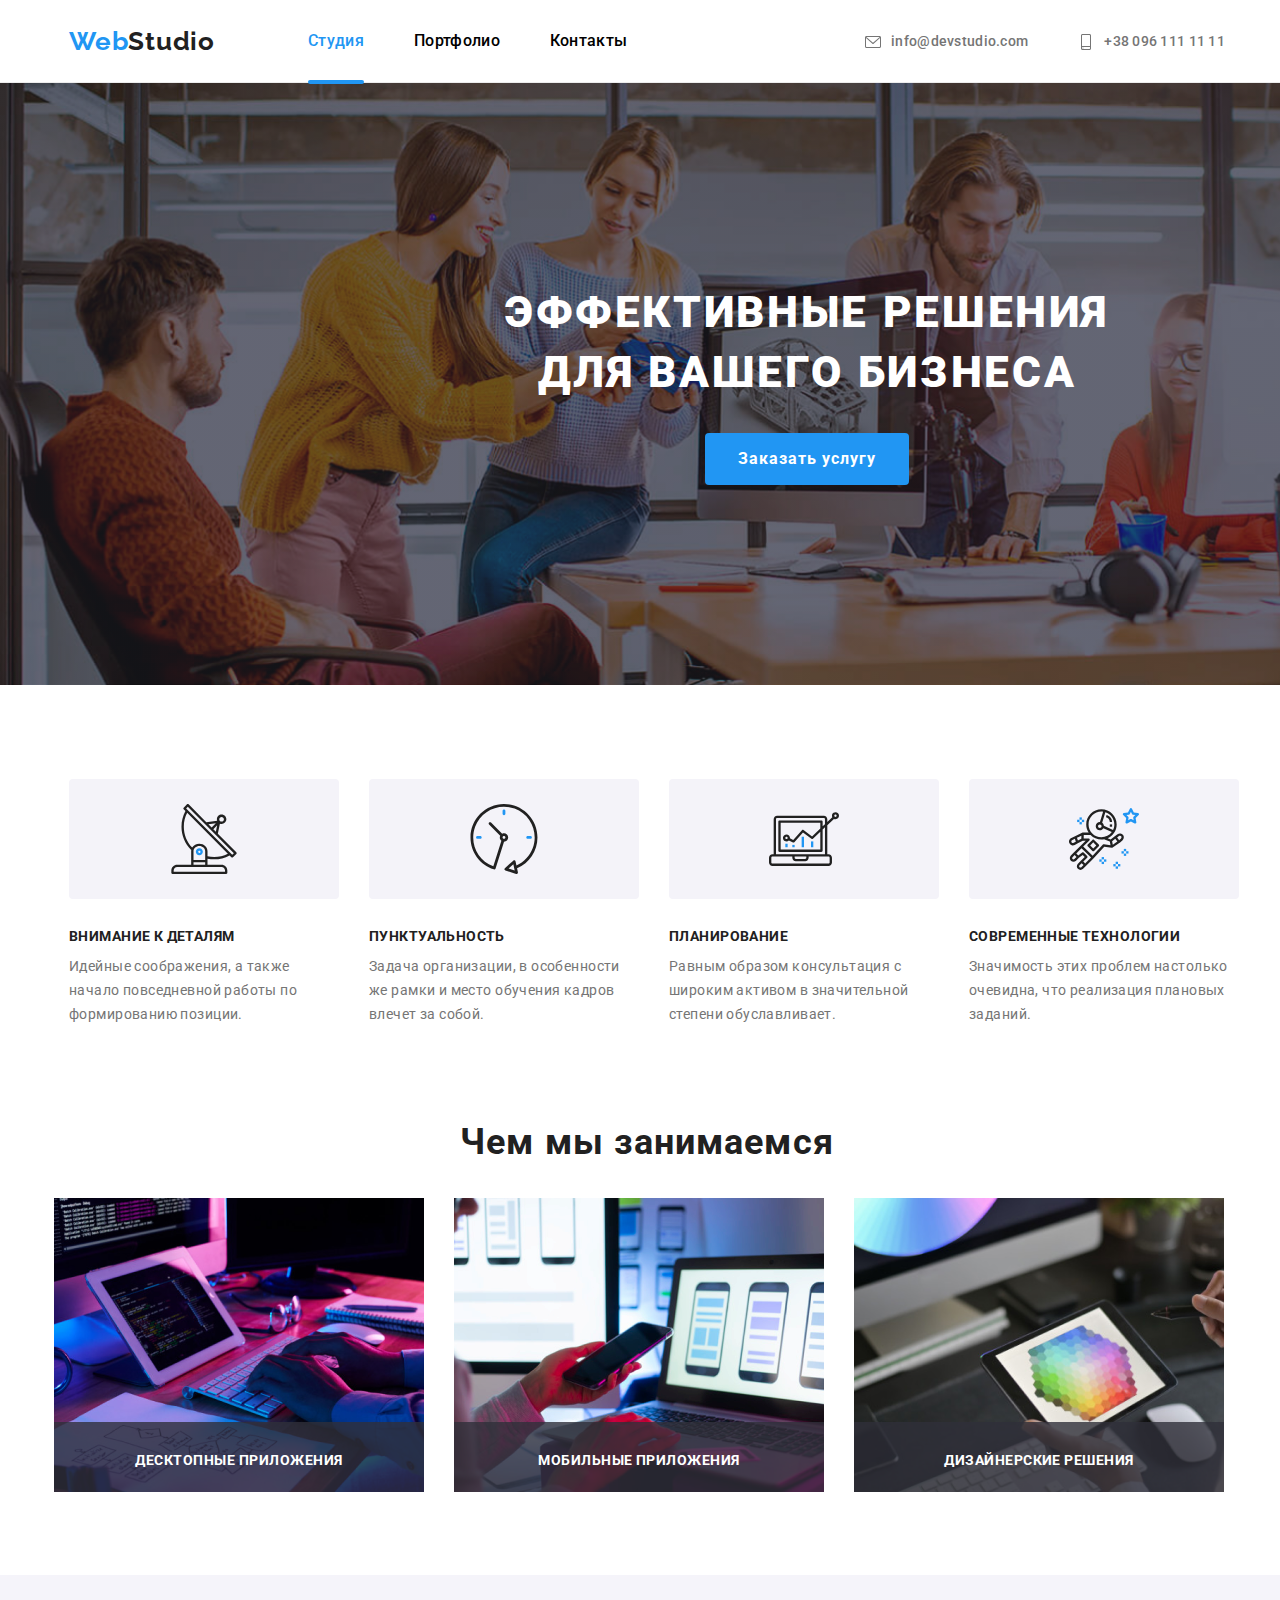
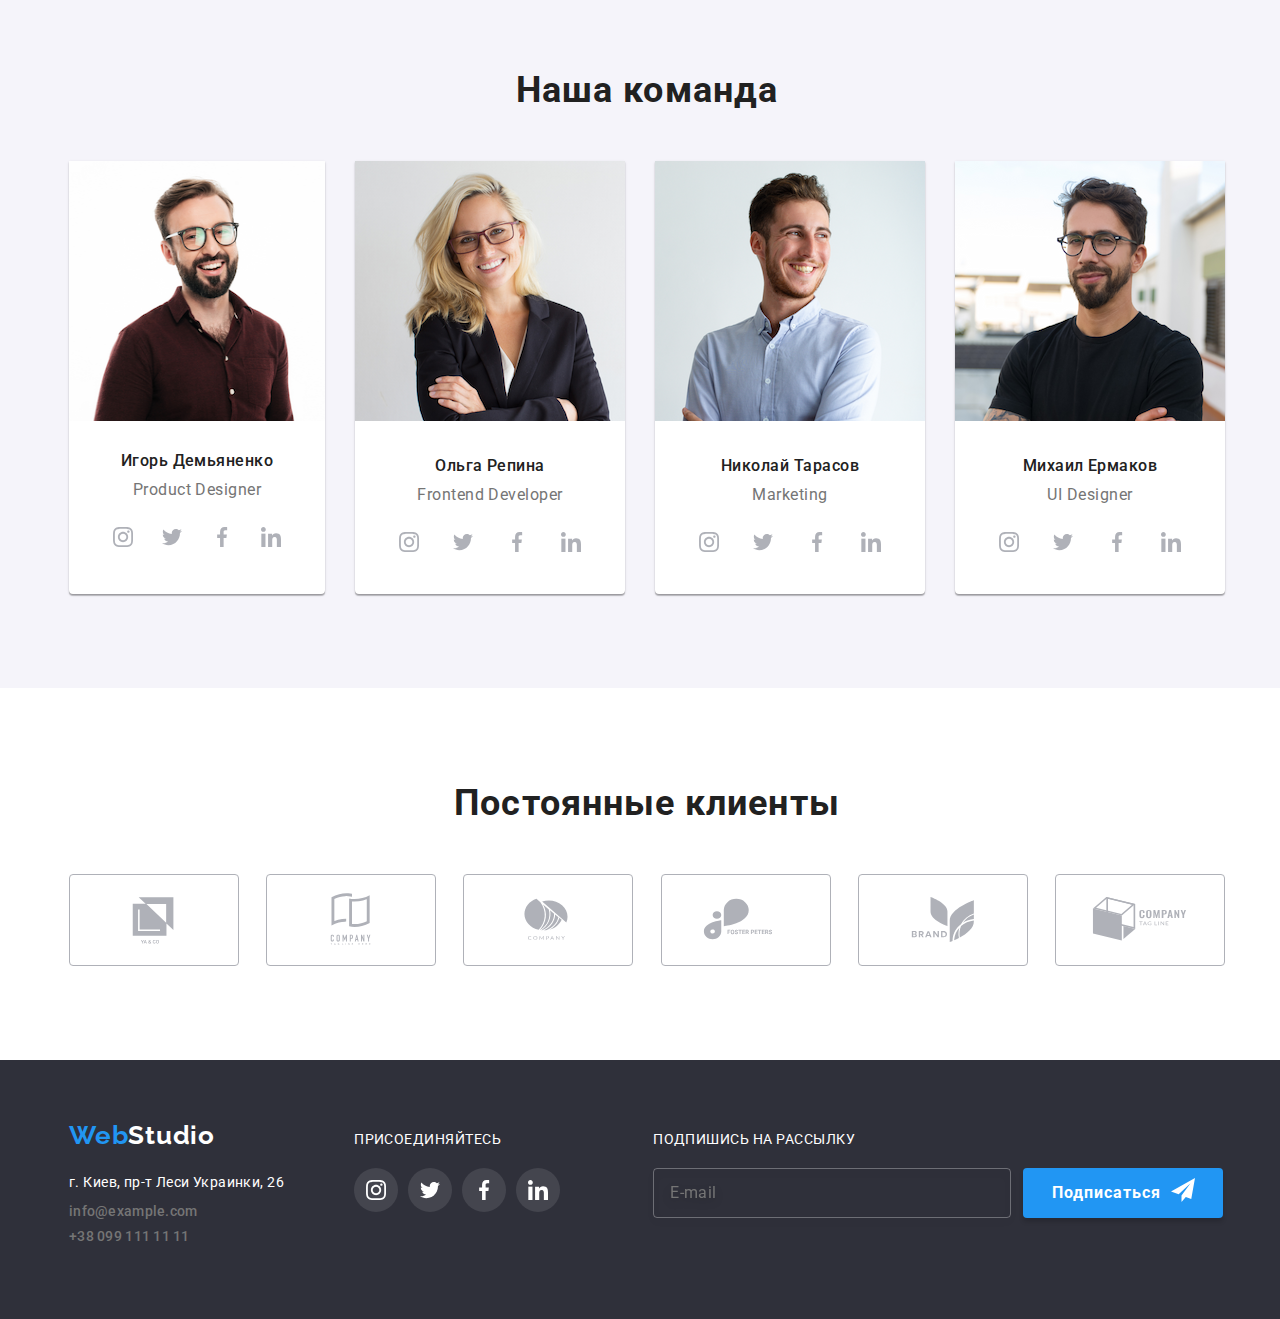
<file: index.html>
<!DOCTYPE html>
<html lang="en">
  <head>
    <meta charset="UTF-8" />
    <meta http-equiv="X-UA-Compatible" content="IE=edge" />
    <meta name="viewport" content="width=device-width, initial-scale=1.0" />
    <title>goit-markup-hw-03</title>
    <link rel="preconnect" href="https://fonts.googleapis.com" />
    <link rel="preconnect" href="https://fonts.gstatic.com" crossorigin />
    <link rel="stylesheet" href="css/normalize.css" />
    <link
      href="https://fonts.googleapis.com/css2?family=Raleway:wght@700&family=Roboto:wght@400;500;700&display=swap"
      rel="stylesheet"
    />
    <link rel="stylesheet" href="css/style.css" />
  </head>
  <body>
    <!--Header-->
    <header class="header">
      <div class="container">
        <nav class="nav-container">
          <a href="./index.html" class="webstudio"
            >Web<span class="color1">Studio</span></a
          >
          <ul class="links">
            <li class="list">
              <a href="index.html" class="work-links active-menu">Студия</a>
            </li>
            <li class="list">
              <a href="portfolio.html" class="work-links">Портфолио</a>
            </li>
            <li class="list"><a href="#" class="work-links">Контакты</a></li>
          </ul>
        </nav>
        <ul class="address">
          <li class="email">
            <a class="contacts" href="mailto:info@devstudio.com">
              <svg class="icon" width="16" height="16">
                <use
                  href="./img-goit-hw-1/svg/symbol-defs.svg#icon-envelope"
                ></use>
              </svg>info@devstudio.com</a
            >
          </li>
          <li>
            <a class="contacts" href="tel:+380961111111">
              <svg class="icon" width="16" height="16">
                <use
                  href="./img-goit-hw-1/svg/symbol-defs.svg#icon-smartphone"
                ></use></svg>+38 096 111 11 11</a
            >
          </li>
        </ul>
      </div>
    </header>

    <!--Main-->
    <main>
      <section class="hero">
        <div class="container">
          <h1 class="effective_decisions">
            Эффективные решения
            для вашего бизнеса
          </h1>
          <button class="button_order_service" type="button" data-modal-open>Заказать услугу</button>
        </div>
      </section>

      <!--Skills-->
      <section class="section">
        <div class="container">
          <ul class="description">
            <li class="skills_list">
              <div class="icon-features">
                <svg width="70" height="70">
                  <use href="./img-goit-hw-1/svg/symbol-defs-pics.svg#icon-antenna"></use>
                </svg>
              </div>
              <h3 class="skills">Внимание к деталям</h3>
              <p class="skill_blocks">
                Идейные соображения, а также начало повседневной работы по
                формированию позиции.
              </p>
            </li>
            <li class="skills_list">
              <div class="icon-features">
                <svg width="70" height="70">
                  <use href="./img-goit-hw-1/svg/symbol-defs-pics.svg#icon-clock"></use>
                </svg>
              </div>
              <h3 class="skills">Пунктуальность</h3>
              <p class="skill_blocks">
                Задача организации, в особенности же рамки и место обучения
                кадров влечет за собой.
              </p>
            </li>
            <li class="skills_list">
              <div class="icon-features">
                <svg width="70" height="70">
                  <use href="./img-goit-hw-1/svg/symbol-defs-pics.svg#icon-diagram"></use>
                </svg>
              </div>
              <h3 class="skills">Планирование</h3>
              <p class="skill_blocks">
                Равным образом консультация с широким активом в значительной
                степени обуславливает.
              </p>
            </li>
            <li class="skills_list">
              <div class="icon-features">
                <svg width="70" height="70">
                  <use href="./img-goit-hw-1/svg/symbol-defs-pics.svg#icon-astronaut"></use>
                </svg>
              </div>
              <h3 class="skills">Современные технологии</h3>
              <p class="skill_blocks">
                Значимость этих проблем настолько очевидна, что реализация
                плановых заданий.
              </p>
            </li>
          </ul>
        </div>
      </section>

      <!--Чем мы занимаемся + 3 картинки-->
      <section class="what_we_are_doing">
        <div class="container">
          <h2 class="tasks">Чем мы занимаемся</h2>
          <ul class="services">
            <li class="img_list">
              <img
                src="img-goit-hw-1/img.png"
                alt="1234"
                width="370"
                height="294"
              />
              <div class="position">
                <p class="position-title">Десктопные приложения</p>
              </div>
            </li>
            <li class="img_list">
              <img
                src="img-goit-hw-1/img(1).png"
                alt="1234"
                width="370"
                height="294"
              />
              <div class="position">
                <p class="position-title">Мобильные приложения</p>
              </div>
            </li>
            <li class="img_list">
              <img
                src="img-goit-hw-1/img(2).png"
                alt="1234"
                width="370"
                height="294"
              />
              <div class="position">
                <p class="position-title">Дизайнерские решения</p>
              </div>
            </li>
          </ul>
        </div>
      </section>

      <!--Сотрудники-->
      <section class="section2">
        <div class="container">
          <h2 class="team">Наша команда</h2>
          <ul class="employees">
            <li class="employees-list">
              <img
                class="photo"
                src="img-goit-hw-1/photo1.png"
                alt="1234"
                width="270"
                height="260"
              />
              <div class="details">
                <h3 class="name">Игорь Демьяненко</h3>
                <p class="job">Product Designer</p>
                <ul class="list icon-flex">
                  <li>
                    <a class="icon-team" href="">
                      <svg class="icon-soc" width="20" height="20">
                        <use
                          href="./img-goit-hw-1/svg/symbol-defs.svg#icon-insta"
                        ></use>
                      </svg>
                    </a>
                  </li>
                  <li>
                    <a class="icon-team" href="">
                      <svg class="icon-soc" width="20" height="20">
                        <use
                          href="./img-goit-hw-1/svg/symbol-defs.svg#icon-twitter"
                        ></use>
                      </svg>
                    </a>
                  </li>
                  <li>
                    <a class="icon-team" href="">
                      <svg class="icon-soc" width="20" height="20">
                        <use
                          href="./img-goit-hw-1/svg/symbol-defs.svg#icon-fb"
                        ></use>
                      </svg>
                    </a>
                  </li>
                  <li>
                    <a class="icon-team" href="">
                      <svg class="icon-soc" width="20" height="20">
                        <use
                          href="./img-goit-hw-1/svg/symbol-defs.svg#icon-linkedin"
                        ></use>
                      </svg>
                    </a>
                  </li>
                </ul>
              </div>
            </li>
            <li class="employees-list">
              <img
                src="img-goit-hw-1/photo2.png"
                alt="1234"
                width="270"
                height="260"
              />
              <div class="details">
                <h3 class="name">Ольга Репина</h3>
                <p class="job">Frontend Developer</p>
                <ul class="list icon-flex">
                  <li>
                    <a class="icon-team" href="">
                      <svg class="icon-soc" width="20" height="20">
                        <use
                          href="./img-goit-hw-1/svg/symbol-defs.svg#icon-insta"
                        ></use>
                      </svg>
                    </a>
                  </li>
                  <li>
                    <a class="icon-team" href="">
                      <svg class="icon-soc" width="20" height="20">
                        <use
                          href="./img-goit-hw-1/svg/symbol-defs.svg#icon-twitter"
                        ></use>
                      </svg>
                    </a>
                  </li>
                  <li>
                    <a class="icon-team" href="">
                      <svg class="icon-soc" width="20" height="20">
                        <use
                          href="./img-goit-hw-1/svg/symbol-defs.svg#icon-fb"
                        ></use>
                      </svg>
                    </a>
                  </li>
                  <li>
                    <a class="icon-team" href="">
                      <svg class="icon-soc" width="20" height="20">
                        <use
                          href="./img-goit-hw-1/svg/symbol-defs.svg#icon-linkedin"
                        ></use>
                      </svg>
                    </a>
                  </li>
                </ul>
              </div>
            </li>
            <li class="employees-list">
              <img
                src="img-goit-hw-1/photo3.png"
                alt="1234"
                width="270"
                height="260"
              />
              <div class="details">
                <h3 class="name">Николай Тарасов</h3>
                <p class="job">Marketing</p>
                <ul class="list icon-flex">
                  <li>
                    <a class="icon-team" href="">
                      <svg class="icon-soc" width="20" height="20">
                        <use
                          href="./img-goit-hw-1/svg/symbol-defs.svg#icon-insta"
                        ></use>
                      </svg>
                    </a>
                  </li>
                  <li>
                    <a class="icon-team" href="">
                      <svg class="icon-soc" width="20" height="20">
                        <use
                          href="./img-goit-hw-1/svg/symbol-defs.svg#icon-twitter"
                        ></use>
                      </svg>
                    </a>
                  </li>
                  <li>
                    <a class="icon-team" href="">
                      <svg class="icon-soc" width="20" height="20">
                        <use
                          href="./img-goit-hw-1/svg/symbol-defs.svg#icon-fb"
                        ></use>
                      </svg>
                    </a>
                  </li>
                  <li>
                    <a class="icon-team" href="">
                      <svg class="icon-soc" width="20" height="20">
                        <use
                          href="./img-goit-hw-1/svg/symbol-defs.svg#icon-linkedin"
                        ></use>
                      </svg>
                    </a>
                  </li>
                </ul>
              </div>
            </li>
            <li class="employees-list">
              <img
                src="img-goit-hw-1/photo4.png"
                alt="1234"
                width="270"
                height="260"
              />
              <div class="details">
                <h3 class="name">Михаил Ермаков</h3>
                <p class="job">UI Designer</p>
                <ul class="list icon-flex">
                  <li>
                    <a class="icon-team" href="">
                      <svg class="icon-soc" width="20" height="20">
                        <use
                          href="./img-goit-hw-1/svg/symbol-defs.svg#icon-insta"
                        ></use>
                      </svg>
                    </a>
                  </li>
                  <li>
                    <a class="icon-team" href="">
                      <svg class="icon-soc" width="20" height="20">
                        <use
                          href="./img-goit-hw-1/svg/symbol-defs.svg#icon-twitter"
                        ></use>
                      </svg>
                    </a>
                  </li>
                  <li>
                    <a class="icon-team" href="">
                      <svg class="icon-soc" width="20" height="20">
                        <use
                          href="./img-goit-hw-1/svg/symbol-defs.svg#icon-fb"
                        ></use>
                      </svg>
                    </a>
                  </li>
                  <li>
                    <a class="icon-team" href="">
                      <svg class="icon-soc" width="20" height="20">
                        <use
                          href="./img-goit-hw-1/svg/symbol-defs.svg#icon-linkedin"
                        ></use>
                      </svg>
                    </a>
                  </li>
                </ul>
              </div>
            </li>
          </ul>
        </div>
      </section>
      <section class="clients">
        <div class="container">
          <h2 class="const_clients">Постоянные клиенты</h2>
          <ul class="list icon-flex">
            <li>
              <a class="list clients-box" href="">
                <svg class="icon-client" width="106" height="60">
                  <use href="./img-goit-hw-1/svg/symbol-defs.svg#logo-0"></use>
                </svg>
              </a>
            </li>
            <li>
              <a class="clients-box" href="">
                <svg class="icon-client" width="106" height="60">
                  <use href="./img-goit-hw-1/svg/symbol-defs.svg#logo-1"></use>
                </svg>
              </a>
            </li>
            <li>
              <a class="clients-box" href="">
                <svg class="icon-client" width="106" height="60">
                  <use href="./img-goit-hw-1/svg/symbol-defs.svg#logo-2"></use>
                </svg>
              </a>
            </li>
            <li>
              <a class="clients-box" href="">
                <svg class="icon-client" width="106" height="60">
                  <use href="./img-goit-hw-1/svg/symbol-defs.svg#logo-3"></use>
                </svg>
              </a>
            </li>
            <li>
              <a class="clients-box" href="">
                <svg class="icon-client" width="106" height="60">
                  <use href="./img-goit-hw-1/svg/symbol-defs.svg#logo-4"></use>
                </svg>
              </a>
            </li>
            <li>
              <a class="clients-box" href="">
                <svg class="icon-client" width="106" height="60">
                  <use href="./img-goit-hw-1/svg/symbol-defs.svg#logo-5"></use>
                </svg>
              </a>
            </li>
          </ul>
        </div>
      </section>
    </main>

    <!--Footer-->
    <footer class="footer">
      <div class="container">
        <div class="list footer-flex">
          <div class="footer-box">
        <a href="./index.html" class="webstudio-footer"
          >Web<span class="color2">Studio</span></a
        >
        <address class="adress mail">
          <p class="adress">г. Киев, пр-т Леси Украинки, 26</p>
          <ul>
            <li class="mailto">
              <a href="mailto:info@example.com" class="contacts-footer"
                >info@example.com</a
              >
            </li>
            <li>
              <a href="tel:+380991111111" class="contacts-footer">+38 099 111 11 11</a>
            </li>
          </ul>
        </address>
      </div>
      <div class="footer-box">
          <p class="join">Присоединяйтесь</p>
              <ul class="list icon-join-flex">
                <li class="item">
                  <a class="icon-team" href="">
                    <svg class="icon-join" width="20" height="20">
                      <use href="./img-goit-hw-1/svg/symbol-defs.svg#icon-insta"></use>
                    </svg>
                  </a>
                </li>
                <li class="item">
                  <a class="icon-team" href="">
                    <svg class="icon-join" width="20" height="20">
                      <use href="./img-goit-hw-1/svg/symbol-defs.svg#icon-twitter"></use>
                    </svg>
                  </a>
                </li>
                <li class="item">
                  <a class="icon-team" href="">
                    <svg class="icon-join" width="20" height="20">
                      <use href="./img-goit-hw-1/svg/symbol-defs.svg#icon-fb"></use>
                    </svg>
                  </a>
                </li>
                <li class="item">
                  <a class="icon-team" href="">
                    <svg class="icon-join" width="20" height="20">
                      <use href="./img-goit-hw-1/svg/symbol-defs.svg#icon-linkedin"></use>
                    </svg>
                  </a>
                </li>
              </ul>
          </div>
          <div class="footer-box">
            <p class="join">Подпишись на рассылку</p>
            <form class="footer-form" action="mail.php">
              <input class="sub-email" type="email" name="mail" id="mail" placeholder="E-mail" />
              <button type="submit" class="footer-button">Подписаться
                <svg width="24" height="24" class="icon-send">
                  <use href="./img-goit-hw-1/svg/send.svg#send"></use>
                </svg>
              </button>
            </form>
          </div>
          </div>
        </div>
      </div>
    </footer>

    <div class="backdrop is-hidden" data-modal>
      <div class="modal">
        <button class="modal-close" data-modal-close>
          <svg class="close-icon" width="30" height="30">
            <use href="./img-goit-hw-1/svg/close.svg#icon-close"></use>
          </svg>
        </button>
        <div class="window">
          <p class="form-text">
              Оставьте свои данные, мы вам перезвоним
          </p>
          <form class="form" action="mail.php">
              <label class="label">
                  Имя
                  <input class="field" type="text" name="user_name">
                  <svg class="modal-name-icon" width="12" height="12">
                      <use href="./img-goit-hw-1/svg/subscribe.svg#ID"></use>
                  </svg>
              </label>
              <label class="label">
                  Телефон
                  <input class="field" type="tel" name="phone_number">
                  <svg class="modal-phone-icon">
                      <use href="./img-goit-hw-1/svg/subscribe.svg#TP"></use>
                  </svg>
              </label>
              <label class="label">
                  Почта
                  <input class="field" type="email" name="email">
                  <svg class="modal-email-icon">
                      <use href="./img-goit-hw-1/svg/subscribe.svg#Pochta"></use>
                  </svg>
              </label>
              <label class="label">
                  Комментарий
                  <textarea class="field-text" name="message" id="" cols="30" rows="10" placeholder="Введите текст"></textarea>
              </label>
                  <label class="agreement-text" for="agreement">
                  <input class="checkbox" type="checkbox" name="agreement" value="agreement" id="agreement">
                      <span class="square"><svg class="checkbox-icon">
                          <use href="./img-goit-hw-1/svg/subscribe.svg#Galka"></use>
                      </svg></span>
                  Соглашаюсь с рассылкой и принимаю
                  <a class="agreement-link" href="">Условия договора</a>
                   </label>
                  <button class="form-button" type="submit">Отправить</button>
          </form>
      </div>
      </div>
    </div>
    <script src="./JS/modal.js"></script>
  </body>
</html>
</file>
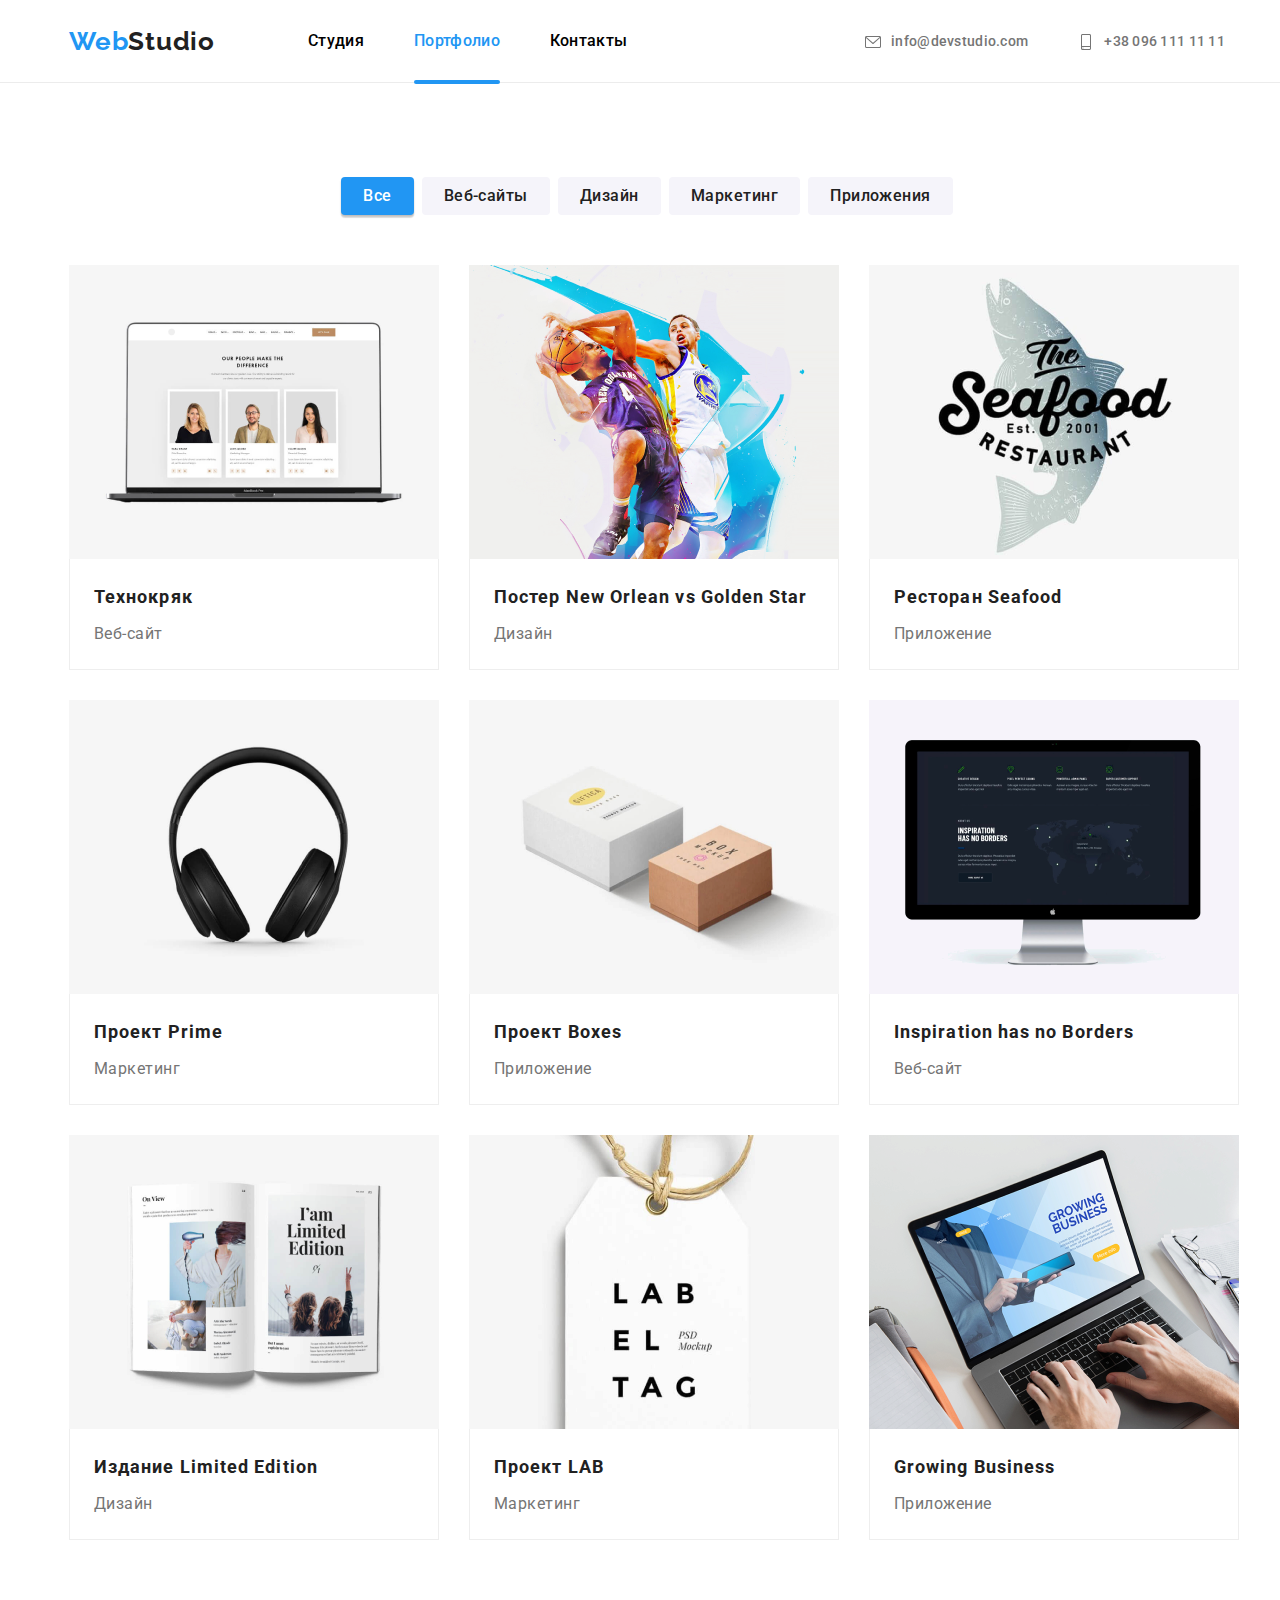
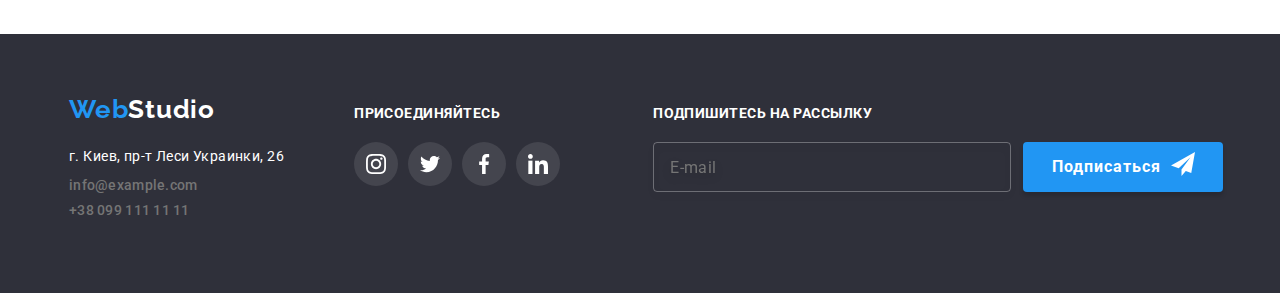
<file: portfolio.html>
<!DOCTYPE html>
<html lang="en">
  <head>
    <meta charset="UTF-8" />
    <meta http-equiv="X-UA-Compatible" content="IE=edge" />
    <meta name="viewport" content="width=device-width, initial-scale=1.0" />
    <title>goit-markup-hw-03</title>
    <link rel="preconnect" href="https://fonts.googleapis.com" />
    <link rel="preconnect" href="https://fonts.gstatic.com" crossorigin />
    <link rel="stylesheet" href="css/normalize.css" />
    <link
      href="https://fonts.googleapis.com/css2?family=Raleway:wght@700&family=Roboto:wght@400;500;700&display=swap"
      rel="stylesheet"
    />
    <link rel="stylesheet" href="css/style.css" />
  </head>
  <body>
    <!--Header-->
    <header class="header">
      <div class="container">
        <nav class="nav-container">
          <a href="./index.html" class="webstudio"
            >Web<span class="color1">Studio</span></a
          >
          <ul class="links">
            <li class="list">
              <a href="index.html" class="work-links">Студия</a>
            </li>
            <li class="list">
              <a href="portfolio.html" class="work-links active-menu"
                >Портфолио</a
              >
            </li>
            <li class="list"><a href="#" class="work-links">Контакты</a></li>
          </ul>
        </nav>
        <ul class="address">
          <li class="email">
            <a href="mailto:info@devstudio.com" class="contacts">
              <svg class="icon" width="16" height="16">
                <use
                  href="./img-goit-hw-1/svg/symbol-defs.svg#icon-envelope"
                ></use>
              </svg>info@devstudio.com</a
            >
          </li>
          <li>
            <a href="tel:+380961111111" class="contacts">
              <svg class="icon" width="16" height="16">
                <use
                  href="./img-goit-hw-1/svg/symbol-defs.svg#icon-smartphone"
                ></use></svg>+38 096 111 11 11</a
            >
          </li>
        </ul>
      </div>
    </header>

    <!--Портфолио-->
    <main>
      <section class="section">
        <div class="container">
          <h1 class="visually-hidden">Zagolovok</h1>
          <!--Кнопки-->
              <ul class="buttons_list nav-port">
                <li class="button_item">
                  <button
                    type="button"
                    class="button_profile_lists active-button"
                  >
                    Все
                  </button>
                </li>
                <li class="button_item">
                  <button type="button" class="button_profile_lists">
                    Веб-сайты
                  </button>
                </li>
                <li class="button_item">
                  <button type="button" class="button_profile_lists">
                    Дизайн
                  </button>
                </li>
                <li class="button_item">
                  <button type="button" class="button_profile_lists">
                    Маркетинг
                  </button>
                </li>
                <li class="button_item">
                  <button type="button" class="button_profile_lists">
                    Приложения
                  </button>
                </li>
              </ul>
            <!--Услуги-->
              <ul class="services section_services_list">
                <li class="port_item">
                  <a class="goods" href="#"
                    >
                    <div class="vnezapno">
                      <img
                      class="port_img_list"
                      src="img-goit-hw-1/tehnokriak.png"
                      alt=""
                      width="370"
                      height="294"
                    />
                    <div class="poster_overlay">
                    <p class="explanation">
                        Технокряк это современная площадка распространения
                        коронавируса. Компании используют эту платформу для
                        цифрового шпионажа и атак на защищённые сервера
                        конкурентов.
                      </p>
                    </div>
                  </div>
                    <div class="port_text">
                      <h2 class="brand">Технокряк</h2>
                      <p class="type">Веб-сайт</p>
                    </div>
                  </a>
                </li>
                <li class="port_item">
                  <a href="#" class="goods">
                    <div class="vnezapno">
                    <img class="port_img_list"
                      src="img-goit-hw-1/Goldn star.png"
                      alt=""
                      width="370"
                      height="294"
                    />
                    <div class="poster_overlay">
                      <p class="explanation">
                          Постер о двух потных мужиках с ненавистью дерущихся за мячик
                        </p>
                      </div>
                    </div>
                    <div class="port_text">
                      <h2 class="brand">Постер New Orlean vs Golden Star</h2>
                      <p class="type">Дизайн</p>
                    </div>
                  </a>
                </li>
                <li class="port_item">
                  <a href="#" class="goods">
                    <div class="vnezapno">
                    <img class="port_img_list"
                      src="img-goit-hw-1/Seafood.png"
                      alt=""
                      width="370"
                      height="294"
                    />
                    <div class="poster_overlay">
                      <p class="explanation">
                          Seafood restaurant - ресторан, в котором вот уже 20 лет подают... кто бы мог подумать... РЫБУ!
                        </p>
                      </div>
                    </div>
                    <div class="port_text">
                      <h2 class="brand">Ресторан Seafood</h2>
                      <p class="type">Приложение</p>
                    </div>
                  </a>
                </li>
                <li class="port_item">
                  <a href="#" class="goods">
                    <div class="vnezapno">
                    <img class="port_img_list"
                      src="img-goit-hw-1/Prime.png"
                      alt=""
                      width="370"
                      height="294"
                    />
                    <div class="poster_overlay">
                      <p class="explanation">
                          Это наушники. А вы что подумали?
                        </p>
                      </div>
                    </div>
                    <div class="port_text">
                      <h2 class="brand">Проект Prime</h2>
                      <p class="type">Маркетинг</p>
                    </div>
                  </a>
                </li>
                <li class="port_item">
                  <a href="#" class="goods">
                    <div class="vnezapno">
                    <img class="port_img_list"
                      src="img-goit-hw-1/Boxes.png"
                      alt=""
                      width="370"
                      height="294"
                    />
                    <div class="poster_overlay">
                      <p class="explanation">
                          Мы для всего найдем подходящую коробку. И для всех, если надо.
                        </p>
                      </div>
                    </div>
                    <div class="port_text">
                      <h2 class="brand">Проект Boxes</h2>
                      <p class="type">Приложение</p>
                    </div>
                  </a>
                </li>
                <li class="port_item">
                  <a href="#" class="goods">
                    <div class="vnezapno">
                    <img class="port_img_list"
                      src="img-goit-hw-1/Inspiration.png"
                      alt=""
                      width="370"
                      height="294"
                    />
                    <div class="poster_overlay">
                      <p class="explanation">
                        Веб-конференция, посвященная тематике пандемии нового глобального вируса InspIRAtioN-21, преодолевающего любые границы.
                        </p>
                      </div>
                    </div>
                    <div class="port_text">
                      <h2 class="brand">Inspiration has no Borders</h2>
                      <p class="type">Веб-сайт</p>
                    </div>
                  </a>
                </li>
                <li class="port_item">
                  <a href="#" class="goods">
                    <div class="vnezapno">
                    <img class="port_img_list"
                      src="img-goit-hw-1/Ltd Edition.png"
                      alt=""
                      width="370"
                      height="294"
                    />
                    <div class="poster_overlay">
                      <p class="explanation">
                          Бестселлер о двух уникальных девушках, которые не умеют пользоваться феном, зато знают как показать цифру 2 пальцами.
                        </p>
                      </div>
                    </div>
                    <div class="port_text">
                      <h2 class="brand">Издание Limited Edition</h2>
                      <p class="type">Дизайн</p>
                    </div>
                  </a>
                </li>
                <li class="port_item">
                  <a href="#" class="goods">
                    <div class="vnezapno">
                    <img class="port_img_list"
                      src="img-goit-hw-1/LAB.png"
                      alt=""
                      width="370"
                      height="294"
                    />
                    <div class="poster_overlay">
                      <p class="explanation">
                          Компания по производству спецбирок для паталогоанатомов и судмедэкспертов.
                        </p>
                      </div>
                    </div>
                    <div class="port_text">
                      <h2 class="brand">Проект LAB</h2>
                      <p class="type">Маркетинг</p>
                    </div>
                  </a>
                </li>
                <li class="port_item">
                  <a href="#" class="goods">
                    <div class="vnezapno">
                    <img class="port_img_list"
                      src="img-goit-hw-1/Growing Business.png"
                      alt=""
                      width="370"
                      height="294"
                    />
                    <div class="poster_overlay">
                      <p class="explanation">
                          "Он честно вырастит!" - сказал Кот Базилио.
                        </p>
                      </div>
                    </div>
                    <div class="port_text">
                      <h2 class="brand">Growing Business</h2>
                      <p class="type">Приложение</p>
                    </div>
                  </a>
                </li>
          </ul>
        </div>
      </section>
    </main>

  <!--Footer-->
  <footer class="footer">
    <div class="container">
      <div class="list footer-flex">
        <div class="footer-box">
      <a href="./index.html" class="webstudio-footer"
        >Web<span class="color2">Studio</span></a
      >
      <address class="adress mail">
        <p class="adress">г. Киев, пр-т Леси Украинки, 26</p>
        <ul>
          <li class="mailto">
            <a href="mailto:info@example.com" class="contacts-footer"
              >info@example.com</a
            >
          </li>
          <li>
            <a href="tel:+380991111111" class="contacts-footer">+38 099 111 11 11</a>
          </li>
        </ul>
      </address>
    </div>
    <div class="footer-box">
      <div>
        <h2 class="join">ПРИСОЕДИНЯЙТЕСЬ</h2>
            <ul class="list icon-join-flex">
              <li class="item">
                <a class="icon-team" href="">
                  <svg class="icon-join" width="20" height="20">
                    <use href="./img-goit-hw-1/svg/symbol-defs.svg#icon-insta"></use>
                  </svg>
                </a>
              </li>
              <li class="item">
                <a class="icon-team" href="">
                  <svg class="icon-join" width="20" height="20">
                    <use href="./img-goit-hw-1/svg/symbol-defs.svg#icon-twitter"></use>
                  </svg>
                </a>
              </li>
              <li class="item">
                <a class="icon-team" href="">
                  <svg class="icon-join" width="20" height="20">
                    <use href="./img-goit-hw-1/svg/symbol-defs.svg#icon-fb"></use>
                  </svg>
                </a>
              </li>
              <li class="item">
                <a class="icon-team" href="">
                  <svg class="icon-join" width="20" height="20">
                    <use href="./img-goit-hw-1/svg/symbol-defs.svg#icon-linkedin"></use>
                  </svg>
                </a>
              </li>
            </ul>
          </div>
        </div>
        <div class="footer-box">
          <h3 class="join">ПОДПИШИТЕСЬ НА РАССЫЛКУ</h3>
          <form class="footer-form" action="mail.php">
            <input class="sub-email" type="email" name="mail" id="mail" placeholder="E-mail" />
            <button type="submit" class="footer-button">Подписаться
              <svg width="24" height="24" class="icon-send">
                <use href="./img-goit-hw-1/svg/send.svg#send"></use>
              </svg>
            </button>
          </form>
        </div>
      </div>
    </div>
  </footer>
</body>
</html>
</file>
<file: css/style.css>
html {
  box-sizing: border-box;
}
*,
*::before,
*::after {
  box-sizing: border-box;
}
:root {
  --main-color: #ffffff;
  --text-color: #212121;
  --accent-color: #2196f3;
  --alt-text-color: #757575;
  --main-bg-color: #f5f4fa;
  --alt-bg-color: #2f303a;
  --icon-color: #afb1b8;
  --bgc-backdrop: #00000033;
  --black: #000000;
  --border: #ffffff1a;

  --delay: 250ms;
  --time-function: cubic-bezier(0.4, 0, 0.2, 1);
}
svg {
  fill: var(--icon-color);
}
svg:focus
svg:hover {
  fill: var(--main-color)
}
a {
  text-decoration: none;
  color: inherit;
}
address {
  font-style: inherit;
}
button {
  outline: none;
  font-family: inherit;
  border: 0;
  background: transparent;
}
ul {
  list-style: none;
  margin: 0px;
  padding: 0px;
}
section {
  padding: 94px 0;
}
img {
  margin: 0px;
  padding: 0px;
}
body {
  font-family: Roboto, sans-serif;
  background-color: var(--main-color);
  letter-spacing: 0.03em;
  margin: 0px;
}
.webstudio {
  font-family: Raleway;
  font-size: 26px;
  font-weight: 700;
  line-height: 1.2;
  letter-spacing: 0.03em;
  padding: 24px 0px;
  text-decoration: none;
  text-align: left;
  color: var(--accent-color);
}
.color1 {
  color: var(--text-color);
}
.color2 {
  color: var(--main-color);
}
/*Ingeneral container*/
.container {
  width: 1200px;
  margin: 0 auto;
  padding: 0 15px 0 29px;
}
.header {
  border-bottom: 1px solid rgba(236, 236, 236, 1);
}
/*header container*/
.header .container {
  display: flex;
  align-items: baseline;
  justify-content: space-between;
}
.header {
  left: 0px;
  top: 0px;
  background: var(--main-color);
}
.visually-hidden {
  position: absolute;
  width: 1px;
  height: 1px;
  margin: -1px;
  border: 0;
  padding: 0;
  white-space: nowrap;
  clip-path: inset(100%);
  clip: rect(0 0 0 0);
  overflow: hidden;
}
/*nav container*/
.nav-container {
  display: flex;
  align-items: center;
}
/*studia nav*/
.links {
  display: flex;
  margin-left: 93px;
}
.links .list:not(:last-child) {
  margin-right: 50px;
}
.links .work-links .contacts {
  display: block;
  padding-top: 32px;
  padding-bottom: 32px;
  font-weight: 500;
  font-family: Roboto;
  line-height: 1.14;
  letter-spacing: 0.02em;
  color: var(--text-color);
}
.links .work-links {
  font-weight: 500;
  font-family: Roboto;
  padding-top: 32px;
  padding-bottom: 32px;
  line-height: 1.14;
  letter-spacing: 0.02em;
}
.work-links {
  display: block;
  transition: color 2500ms cubic-bezier(0.4, 0, 0.2, 1);}
.active-menu {
  color: var(--accent-color);
}
.work-links .contacts {
  font-size: 14px;
  text-decoration: none;
  text-align: left;
}
.links .work-links:hover,
.links .work-links:focus {
  color: var(--accent-color);
}
/*address*/
.address .work-links:not(:last-child) {
  margin-right: 30px;
}
.address {
  display: flex;
  list-style-type: none;
  font-weight: 500;
  font-size: 14px;
  line-height: 1.14;
  letter-spacing: 0.02em;
  color: var(--alt-text-color);
}
.email {
  margin-right: 50px;
}
.contacts {
  display: flex;
  list-style-type: none;
  padding: 32px 0;
  font-weight: 500;
  font-style: normal;
  font-size: 14px;
  line-height: 1.14;
  letter-spacing: 0.02em;
  text-decoration: none;
  color: var(--alt-text-color);
  transition: color 2500ms cubic-bezier(0.4, 0, 0.2, 1);
}
.icon {
  margin-right: 10px;
  fill: currentColor;
}
.contacts:hover,
.contacts:focus {
  color: var(--accent-color);
}
/*index*/
/*1st section*/
.hero {
  padding: 200px 0;
  background: var(--alt-bg-color);
  background-image: linear-gradient(
  rgba(47, 48, 58, 0.4),
  rgba(47, 48, 58, 0.4)
  ),
  url('../img-goit-hw-1/overlay.png');
  background-repeat: no-repeat;
  background-position: center;
  background-size: cover;
  text-align: center;
  width: 1600px;
  margin: 0 auto;
}
.effective_decisions {
  margin-left: auto;
  margin-right: auto;
  text-align: center;
  max-width: 696px;
  margin-top: 0px;
  margin-bottom: 30px;
  font-weight: 900;
  font-size: 44px;
  line-height: 1.36;
  letter-spacing: 0.06em;
  text-align: center;
  text-transform: uppercase;
  color: var(--main-color);
}
.button_order_service {
  display: inline-block;
  border: 1px solid transparent;
  border-radius: 4px;
  padding: 10px 32px;
  min-width: 200px;
  min-height: 50px;
  font-weight: 700;
  font-size: 16px;
  line-height: 1.88;
  letter-spacing: 0.06em;
  text-align: center;
  align-items: center;
  color: var(--main-color);
  background-color: var(--accent-color);
  cursor: pointer;
  transition: background-color 2500ms cubic-bezier(0.4, 0, 0.2, 1);
}
/*SKILLS*/
.icon-features {
  width: 270px;
  height: 120px;
  background-color: #f4f3f9;
  border-radius: 4px;
  display: flex;
  justify-content: center;
  align-items: center;
  margin-bottom: 30px;
}
.description {
  display: flex;
  align-items: center;
}
.description .skills_list {
  display: block;
  margin: 0 auto;
}
.skills_list {
  display: flex;
  background-color: var(--main-color);
  border-radius: 4px;
  margin-bottom: 30px;
}
.skills_list:not(:last-child) {
  margin-right: 30px;
}
.skills {
  margin-top: 0;
  margin-bottom: 10px;
  font-weight: bold;
  font-size: 14px;
  line-height: 1.14;
  letter-spacing: 0.03em;
  text-transform: uppercase;
  color: var(--text-color);
}
.skill_blocks {
  width: 270px;
  font-size: 14px;
  line-height: 1.71;
  margin-top: 0px;
  margin-bottom: 0px;
  letter-spacing: 0.03em;
  color: var(--alt-text-color);
}

/*Чем мы занимаемся*/
.what_we_are_doing {
  padding-top: 0;
}
.tasks,
.team,
.const_clients {
  margin-top: 0px;
  margin-bottom: 50px;
  font-weight: bold;
  font-size: 36px;
  line-height: 1.17;
  text-align: center;
  letter-spacing: 0.03em;
  color: var(--text-color);
}
.services {
  display: flex;
  margin: -15px;
}
.img_list:not(:last-child) {
  margin-right: 30px;
}
.img_list {
  position: relative;
}
.position {
  display: block;
  width: 370px;
  height: 70px;
  text-align: center;
  position: absolute;
  bottom: 4px;
  transform: translate(0%, 0%);
  background-color: var(--alt-bg-color);
  background: rgba(47, 48, 58, 0.8);
  color: var(--main-color);
}
.position-title {
  display: flex;
  transform: translate(0%, 100%);
  text-align: center;
  justify-content: center;
  font-family: Roboto;
  font-weight: 700;
  font-size: 14px;
  line-height: 1.142;
  text-transform: uppercase;
}
/*Employees*/
.section2 {
  background: var(--main-bg-color);
  padding-top: 94px;
}
.employees {
  display: flex;
}
.photo {
  display: block;
  max-width: 100%;
  max-height: 100%;
}
.details {
  padding: 30px 32px;
}
.employees-list:not(:last-child) {
  margin-right: 30px;
}
.employees-list {
  background-color: var(--main-color);
  box-shadow: 0px 1px 3px rgba(0, 0, 0, 0.12), 0px 1px 1px rgba(0, 0, 0, 0.14),
    0px 2px 1px rgba(0, 0, 0, 0.2);
  border-radius: 0px 0px 4px 4px;
}
.name {
  margin-top: 0px;
  margin-bottom: 10px;
  font-weight: 500;
  font-size: 16px;
  line-height: 1.187;
  text-align: center;
  letter-spacing: 0.03em;
  color: var(--text-color);
}
.job {
  margin-top: 0px;
  margin-bottom: 16px;
  font-weight: 400;
  font-size: 16px;
  line-height: 1.187;
  text-align: center;
  letter-spacing: 0.03em;
  color: var(--alt-text-color);
}
/*Соцсети*/
.icon-flex {
  display: flex;
  justify-content: space-between;
}
.icon-team {
  display: flex;
  justify-content: center;
  align-items: center;
  height: 44px;
  width: 44px;
  cursor: pointer;
  color: var(--icon-color);
  transition: background-color, color;
  transition-duration: 2500ms;
  transition-timing-function: cubic-bezier(0.4, 0, 0.2, 1);
}
.icon-soc {
  fill: currentColor;
}
.icon-team:hover .icon-soc,
.icon-team:focus .icon-soc {
  fill: var(--main-color);
}
.icon-team:hover,
.icon-team:focus {
  color: var(--main-color);
  background-color: var(--accent-color);
  border-radius: 50%;
}
/* Постоянные клиенты */
.clients {
  padding-top: 94px;
  padding-bottom: 94px;
}
.clients-box {
  display: flex;
  align-items: center;
  justify-content: center;
  height: 92px;
  width: 170px;
  border: 1px solid var(--icon-color);
  box-sizing: border-box;
  border-radius: 4px;
  transition: fill, border 2500ms cubic-bezier(0.4, 0, 0.2, 1);
}
.clients-box:hover,
.clients-box:focus {
  border-color: var(--accent-color);
}
.icon-client {
  fill: var(--icon-color);
  transition: background-color, fill 2500ms cubic-bezier(0.4, 0, 0.2, 1);
}
.clients-box:hover .icon-client,
.clients-box:focus .icon-client {
  fill: var(--accent-color);
}
/*Portfolio*/
/*Buttons*/
.buttons_list {
  display: flex;
  justify-content: center;
}
.nav-port {
  display: flex;
  margin-bottom: 50px;
  justify-content: center;
}
.buttons_list .button_item:not(:last-child) {
  margin-right: 8px;
}
.button_profile_lists {
  padding: 6px 22px;
  border-radius: 4px;
  border: none;
  font-weight: 500;
  font-size: 16px;
  line-height: 1.625;
  text-align: center;
  letter-spacing: 0.03em;
  color: var(--text-color);
  background: var(--main-bg-color);
  transition: background-color, box-shadow, color;
  transition-duration: 2500ms;
  transition-timing-function: cubic-bezier(0.4, 0, 0.2, 1);
  cursor: pointer;
}
.active-button {
  color: var(--main-color);
  background: var(--accent-color);

  box-shadow: 0px 3px 1px rgba(0, 0, 0, 0.1), 0px 1px 2px rgba(0, 0, 0, 0.08),
  0px 2px 2px rgba(0, 0, 0, 0.12);
  border-radius: 4px;
}
.button_profile_lists:hover,
.button_profile_lists:focus {
  color: var(--main-color);
  background: var(--accent-color);

  box-shadow: 0px 3px 1px rgba(0, 0, 0, 0.1), 0px 1px 2px rgba(0, 0, 0, 0.08),
  0px 2px 2px rgba(0, 0, 0, 0.12);
  border-radius: 4px;
}
/*Services*/
.services .port_item:hover,
.services .port_item:focus {
  box-shadow: 0px 3px 1px rgba(0, 0, 0, 0.1), 0px 1px 2px rgba(0, 0, 0, 0.08),
  0px 2px 2px rgba(0, 0, 0, 0.12);
  border-radius: 4px;
}
.section_services_list {
  display: flex;
  width: 1200px;
}
.poster_overlay {
  position: absolute;
  top: 0;
  left: 0;
  transform: translateY(101%);
  transition: transform var(--delay) var(--time-function);
  display: inline-block;
  width: 100%;
  height: 100%;
  padding: 63px 24px;
  background-color: var(--accent-color);
  opacity: 0.9;
  transition: 2500ms cubic-bezier(0.4, 0, 0.2, 1);
}
.explanation {
    font-weight: 400;
    font-size: 18px;
    line-height: 1.556;
    letter-spacing: 0.03em;
    color: var(--main-color);
}
.goods {
  display: block;
  margin: 0;
  padding: 0;
  list-style: none;
  text-decoration: none;
  transition: box-shadow;
  transition-duration: 2500ms;
  transition-timing-function: cubic-bezier(0.4, 0, 0.2, 1);
}
.goods:hover .poster_overlay,
.goods:focus .poster_overlay {
  transform: translateY(0);
}
.goods:hover,
.goods:focus {
  box-shadow: 0px 3px 1px rgba(0, 0, 0, 0.1), 0px 1px 2px rgba(0, 0, 0, 0.08),
  0px 2px 2px rgba(0, 0, 0, 0.12);
}
.port_item {
  width: 370px;
  margin: 15px;
  flex-basis: calc((100% - 3 * 30px) / 3);
}
.services {
  display: flex;
  flex-wrap: wrap;
}
.vnezapno {
 position: relative;
 overflow: hidden;
}
.port_img_list {
  width: 370px;
  display: block;
  height: auto;
  max-width: 100%;
}
.port_text {
  padding: 20px 24px;
  border-left: 1px solid #eeeeee;
  border-bottom: 1px solid #eeeeee;
  border-right: 1px solid #eeeeee;
}
.brand {
  margin-top: 0;
  margin-bottom: 4px;
  font-size: 18px;
  line-height: 2;
  letter-spacing: 0.06em;
  color: var(--text-color);
}
.type {
  margin-top: 0;
  margin-bottom: 0;
  font-size: 16px;
  line-height: 1.875;
  letter-spacing: 0.03em;
  color: var(--alt-text-color);
}
/*Footer*/
.footer {
  padding-top: 60px;
  padding-bottom: 60px;
  background-color: var(--alt-bg-color);
  color: var(--main-color);
  left: 0px;
}
.webstudio-footer {
  font-family: Raleway;
  font-size: 26px;
  font-weight: 700;
  line-height: 1.2;
  letter-spacing: 0.03em;

  text-decoration: none;
  text-align: left;
  color: var(--accent-color);
}
.adress {
  font-size: 14px;
  margin-top: 20px;
  margin-bottom: 9px;
  line-height: 1.71;
  font-style: normal;
  letter-spacing: 0.03em;
  color: var(--main-color);
}
.mail {
  margin-top: 0;
  margin-bottom: 14px;
}
.mailto {
  margin-bottom: 9px;
}
.contacts-footer {
  display: flex;
  list-style-type: none;
  font-weight: 500;
  font-style: normal;
  font-size: 14px;
  line-height: 1.14;
  letter-spacing: 0.02em;
  margin-bottom: 9px;
  text-decoration: none;
  color: var(--alt-text-color);
  transition: color 2500ms cubic-bezier(0.4, 0, 0.2, 1);
}
.contacts-footer:hover,
.contacts-footer:focus {
  color: var(--accent-color);
}
/*Присоединяйтесь*/
.footer-flex {
  align-items: baseline;
  display: flex;
}
.footer-box:nth-child(2n) {
  margin-right: 93px;
}
.footer-box:first-child {
  margin-right: 70px;
}
.join {
  font-size: 14px;
  line-height: 1.14;
  color: var(--main-color);
  margin-top: 0;
  margin-bottom: 20px;
  text-transform: uppercase;
}
.icon-join-flex {
  display: flex;
  color: var(--main-color);
}
.icon-join-flex .icon-team {
  background-color: rgba(255, 255, 255, 0.1);
  border-radius: 50%;
}
.item .icon-team:hover,
.item .icon-team:focus {
  background-color: var(--accent-color);
}
.icon-join {
  fill: var(--main-color);
}
.icon-join-flex .item:not(:last-child) {
  margin-right: 10px;
}
/*Подписка*/
.footer-form {
  display: inline-flex;
  justify-content: flex-end;
}
.sub-email {
  border: 1px solid rgba(255, 255, 255, 0.3);
  box-sizing: border-box;
  filter: drop-shadow(0px 4px 4px rgba(0, 0, 0, 0.15));
  border-radius: 4px;
  background-color: var(--lightblack);
  width: 358px;
  height: 50px;
  padding-top: 15px;
  padding-bottom: 15px;
  padding-left: 16px;
  margin-right: 12px;
  font-weight: normal;
  font-size: 16px;
  color: rgba(255, 255, 255, 0.6);
  line-height: 1.25;
  letter-spacing: 0.03em;
}
.footer-button {
  display: inline-block;
  font-weight: bold;
  font-size: 16px;
  line-height: 1.87;
  letter-spacing: 0.06em;
  box-shadow: 0px 4px 4px rgba(0, 0, 0, 0.15);
  border-radius: 4px;
  border: 0px;
  cursor: pointer;
  background-color: var(--accent-color);
  color: var(--white);
  padding-top: 10px;
  padding-bottom: 10px;
  padding-right: 62px;
  padding-left: 29px;
}
.icon-send {
  display: inline-block;
  position: absolute;
  width: 24px;
  height: 24px;
  fill: var(--white);
  margin-left: 10px;
}
/*Подчеркивание*/
.active-menu {
  position: relative;
}
.active-menu::after {
  position: absolute;
  left: 0;
  bottom: 0;
  transform: translateY(calc(100% - 2px));
  display: block;
  width: 100%;
  height: 4px;
  content: '';
  background-color: var(--accent-color);
  border-radius: 2px;
}
/*Backdrop*/
.backdrop {
  position: fixed;
  top: 0;
  left: 0;
  width: 100%;
  height: 100%;
  background-color: var(--bgc-backdrop);
  transition: opacity 2500ms cubic-bezier(0.4, 0, 0.2, 1);
}
.backdrop.is-hidden {
  opacity: 0;
  pointer-events: none;
}
/*Modal*/
.modal {
  position: absolute;
  top: 50%;
  left: 50%;
  transform: translate(-50%, -50%);
  padding: 40px;
  max-width: 528px;
  max-height: 581px;
  border-radius: 4px;

  background-color: var(--main-color);
  box-shadow: 0px 1px 3px rgba(0, 0, 0, 0.12), 0px 1px 1px rgba(0, 0, 0, 0.14),
  0px 2px 1px rgba(0, 0, 0, 0.2);
}
.modal-close {
  position: absolute;
  top: 8px;
  right: 8px;
  width: 30px;
  height: 30px;
  border-radius: 50%;
  fill: var(--black);
  border: 1px solid var(--icon-color);
  background-color: var(--main-color);
  cursor: pointer;
  transition: border, color 2500ms cubic-bezier(0.4, 0, 0.2, 1);
  }
  .close-icon {
  fill: currentColor;
  width: 11px;
  height: 11px;
  }
.modal-close:focus,
.modal-close:hover {
  color: var(--accent-color);
  border: var(--accent-color);
}
.window {
  width: 100%;
  height: 100%;
  margin-right: auto;
  margin-left: auto;
}
.form {
  display: flex;
  flex-direction: column;
  font-family: Roboto;
  font-style: normal;
  font-weight: normal;
  max-width: 448px;
  font-size: 12px;
  line-height: 1.16;
  letter-spacing: 0.01em;
  color: var(--alt-text-color);
}
.form-text {
  display: flex;
  align-items: center;
  font-weight: bold;
  margin-top: 0;
  padding-left: 3px;
  font-size: 20px;
  line-height: 23px;
  text-align: center;
  letter-spacing: 0.03em;
  color: var(--black);
  margin-bottom: 12px;
}
.label {
  margin-top: 4px;
  margin-bottom: 10px;
}
.field {
  display: flex;
  border: 1px solid rgba(33, 33, 33, 0.2);
  box-sizing: border-box;
  border-radius: 4px;
  width: 448px;
  height: 40px;
  transition: border-color, outline-color 2500ms cubic-bezier(0.4, 0, 0.2, 1);
  cursor: pointer;
}
.field-text {
  border: 1px solid rgba(33, 33, 33, 0.2);
  box-sizing: border-box;
  border-radius: 4px;
  margin-top: 4px;
  padding: 12px 16px;
  width: 448px;
  height: 120px;
  font-weight: normal;
  font-size: 12px;
  line-height: 14px;
  letter-spacing: 0.01em;
  color: var(--alt-text-color);
  opacity: 0.5;
}
.modal-name-icon {
  position: absolute;
  top: 105px;
  right: 463px;
  margin: 0;
  width: 12px;
  height: 12px;
  fill: var(--black);
  transition-duration: 2500ms;
  transition-timing-function: cubic-bezier(0.4, 0, 0.2, 1);
}
.modal-phone-icon {
  position: absolute;
  top: 172px;
  right: 463px;
  margin: 0;
  width: 13px;
  height: 13px;
  fill: var(--black);
  transition-duration: 2500ms;
  transition-timing-function: cubic-bezier(0.4, 0, 0.2, 1);
}
.modal-email-icon {
  position: absolute;
  top: 240px;
  right: 463px;
  margin: 0;
  width: 15px;
  height: 12px;
  fill: var(--black);
  transition-duration: 2500ms;
  transition-timing-function: cubic-bezier(0.4, 0, 0.2, 1);
}
.checkbox {
  position: absolute;
  width: 1px;
  height: 1px;
  margin: -1px;
  border: 0;
  padding: 0;
  clip: rect(0 0 0 0);
  overflow: hidden;
}
.square {
  display: flex;
  justify-content: center;
  align-items: center;
  width: 16px;
  height: 15px;
  margin-top: 4px;
  border: 2px solid var(--black);
  border-radius: 2px;
  margin-right: 8px;
}
.checkbox-icon {
  width: 16px;
  height: 15px;
  fill: var(--black);
}
.checkbox:checked + .square {
  fill: var(--accent-color);
  background-color: var(--accent-color);
  opacity: 1;
  stroke: var(--main-color);
  stroke-width: 4px;
  border: none;
}
.checkbox:not(:checked) + .square .checkbox-icon {
  opacity: 0;
}
.agreement-text {
  display: flex;
  text-align: center;
  margin-left: auto;
  margin-right: auto;
  font-weight: normal;
  font-size: 14px;
  line-height: 1.71;
  letter-spacing: 0.03em;
  color: var(--alt-text-color);
}
.agreement-link {
  padding-left: 4px;
  color: var(--accent-color);
  text-decoration: underline;
}
.form-button {
  display: inline-block;
  font-weight: bold;
  font-size: 16px;
  max-width: 200px;
  max-height: 50px;
  line-height: 1.87;
  letter-spacing: 0.06em;
  padding: 10px 55px;
  margin-left: auto;
  margin-right: auto;
  margin-top: 30px;
  box-shadow: 0px 4px 4px rgba(0, 0, 0, 0.15);
  border-radius: 4px;
  border: 0px;
  background-color: var(--accent-color);
  color: var(--main-color);
  cursor: pointer;
}
.field:focus {
  border-color: var(--accent-color);
}
.field:focus + .modal-name-icon,
.field:focus + .modal-phone-icon,
.field:focus + .modal-email-icon {
  fill: var(--accent-color);
}
:focus {
  outline-color: var(--accent-color);
  outline-style: auto;
  outline-width: 1px;
}
</file>
